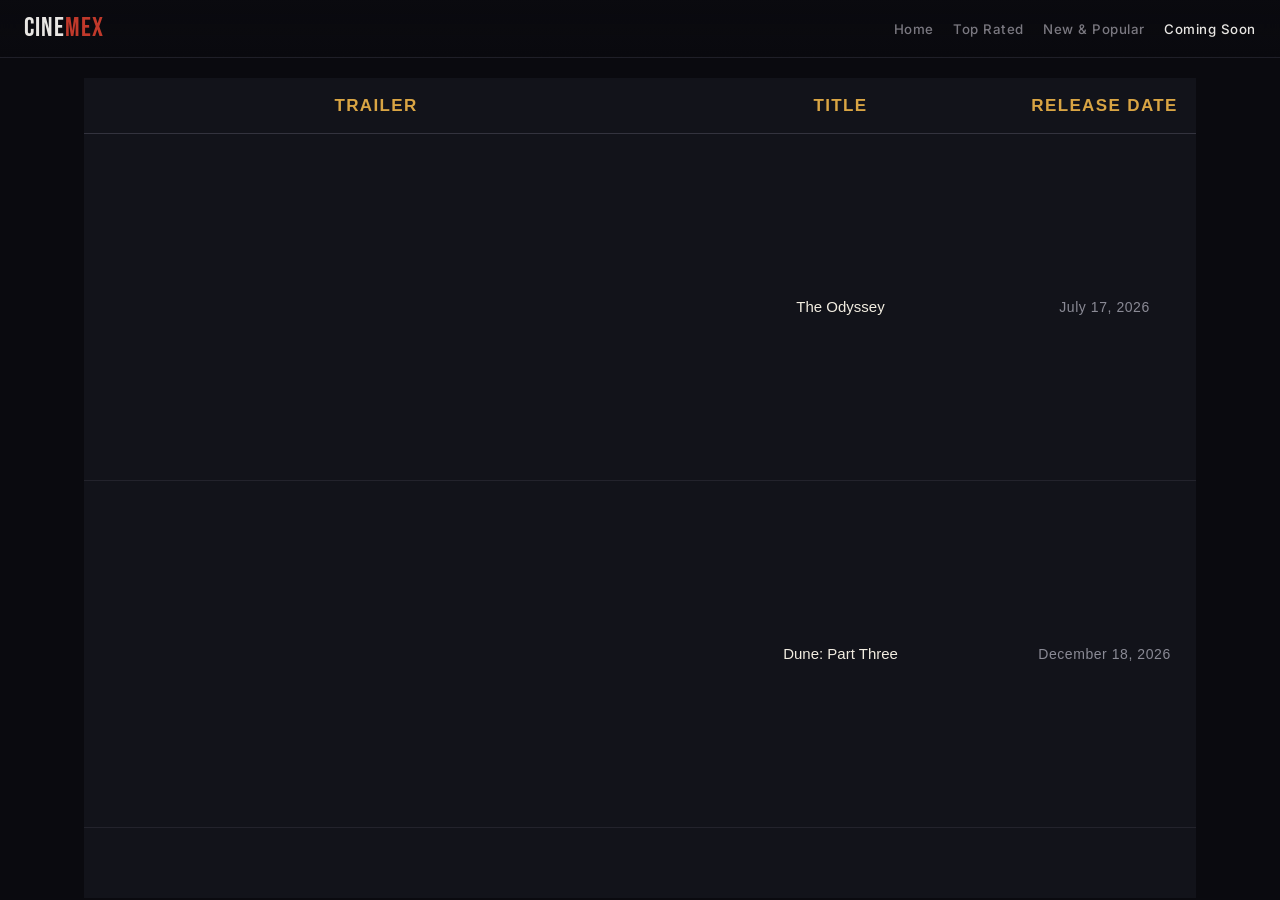
<file: Coming Soon.html>
<!doctype html>
<html lang="en">
  <head>
    <meta charset="UTF-8" />
    <meta name="viewport" content="width=device-width, initial-scale=1.0" />
    <title>CineMax – Movie Reviews</title>
    <link rel="stylesheet" href="styles.css" />
    <link
      href="https://fonts.googleapis.com/css2?family=Bebas+Neue&family=Inter:wght@300;400;500;600&family=Playfair+Display:ital,wght@1,700&display=swap"
      rel="stylesheet"
    />
  </head>
  <body>
    <!-- NAV -->
    <nav class="navbar">
      <a href="#" class="logo">Cine<span>Mex</span></a>

      <ul class="nav-links">
        <li><a href="Index.html">Home</a></li>
        <li><a href="Top rated.html">Top Rated</a></li>
        <li><a href="New and Popular.html">New &amp; Popular</a></li>
        <li><a href="Coming Soon.html" class="active">Coming Soon</a></li>
      </ul>
      <button class="hamburger" id="hamburgerBtn" aria-label="Menu">
        <span></span>
        <span></span>
        <span></span>
      </button>
    </nav>
    <div class="table-wrapper">
      <table>
        <thead>
          <tr>
            <td>Trailer</td>
            <td>Title</td>
            <td>Release Date</td>
          </tr>
        </thead>
        <tbody>
          <tr>
            <td>
              <iframe
                src="https://www.youtube.com/embed/Mzw2ttJD2qQ?si=s-9aw3MeA5Dwf59_"
                title="YouTube video player"
                frameborder="0"
                allow="
                  accelerometer;
                  autoplay;
                  clipboard-write;
                  encrypted-media;
                  gyroscope;
                  picture-in-picture;
                  web-share;
                "
                referrerpolicy="strict-origin-when-cross-origin"
                allowfullscreen
              ></iframe>
            </td>
            <td>The Odyssey</td>
            <td>July 17, 2026</td>
          </tr>
          <tr>
            <td>
              <iframe
                src="https://www.youtube.com/embed/3_9vCamtuPY?si=xVeCekExQeB4wP-o"
                title="YouTube video player"
                frameborder="0"
                allow="
                  accelerometer;
                  autoplay;
                  clipboard-write;
                  encrypted-media;
                  gyroscope;
                  picture-in-picture;
                  web-share;
                "
                referrerpolicy="strict-origin-when-cross-origin"
                allowfullscreen
              ></iframe>
            </td>
            <td>Dune: Part Three</td>
            <td>December 18, 2026</td>
          </tr>
          <tr>
            <td>
              <iframe
                src="https://www.youtube.com/embed/TnHby2cxJzs?si=m_58jBWgFk5p_UnG"
                title="YouTube video player"
                frameborder="0"
                allow="
                  accelerometer;
                  autoplay;
                  clipboard-write;
                  encrypted-media;
                  gyroscope;
                  picture-in-picture;
                  web-share;
                "
                referrerpolicy="strict-origin-when-cross-origin"
                allowfullscreen
              ></iframe>
            </td>
            <td>Evil Dead Burn</td>
            <td>July 10, 2026</td>
          </tr>
          <tr>
            <td>
              <iframe
                src="https://www.youtube.com/embed/4L72C7tViKE?si=-03lKTpJrDfFYHJx"
                title="YouTube video player"
                frameborder="0"
                allow="
                  accelerometer;
                  autoplay;
                  clipboard-write;
                  encrypted-media;
                  gyroscope;
                  picture-in-picture;
                  web-share;
                "
                referrerpolicy="strict-origin-when-cross-origin"
                allowfullscreen
              ></iframe>
            </td>
            <td>Ice Cream Man</td>
            <td>August 7, 2026</td>
          </tr>
          <tr>
            <td>
              <iframe
                src="https://www.youtube.com/embed/EEz5xbzYPKI?si=96nnhN6IX1OS_pZg"
                title="YouTube video player"
                frameborder="0"
                allow="
                  accelerometer;
                  autoplay;
                  clipboard-write;
                  encrypted-media;
                  gyroscope;
                  picture-in-picture;
                  web-share;
                "
                referrerpolicy="strict-origin-when-cross-origin"
                allowfullscreen
              ></iframe>
            </td>
            <td>Moana</td>
            <td>July 10, 2026</td>
          </tr>
          <tr>
            <td>
              <iframe
                src="https://www.youtube.com/embed/Swiz1XyfhcI?si=F5RcLYILG-o42QOg"
                title="YouTube video player"
                frameborder="0"
                allow="
                  accelerometer;
                  autoplay;
                  clipboard-write;
                  encrypted-media;
                  gyroscope;
                  picture-in-picture;
                  web-share;
                "
                referrerpolicy="strict-origin-when-cross-origin"
                allowfullscreen
              ></iframe>
            </td>
            <td>Shrek 5</td>
            <td>Summer 2027</td>
          </tr>
          <tr>
            <td>
              <iframe
                src="https://www.youtube.com/embed/8TZMtslA3UY?si=OWikFn2DzqxaE8tk"
                title="YouTube video player"
                frameborder="0"
                allow="
                  accelerometer;
                  autoplay;
                  clipboard-write;
                  encrypted-media;
                  gyroscope;
                  picture-in-picture;
                  web-share;
                "
                referrerpolicy="strict-origin-when-cross-origin"
                allowfullscreen
              ></iframe>
            </td>
            <td>Spider-Man: Brand New Day</td>
            <td>July 31, 2026</td>
          </tr>
          <tr>
            <td>
              <iframe
                src="https://www.youtube.com/embed/Rsztt5qDj_A?si=I3eu7g93sb_DoYVC"
                title="YouTube video player"
                frameborder="0"
                allow="
                  accelerometer;
                  autoplay;
                  clipboard-write;
                  encrypted-media;
                  gyroscope;
                  picture-in-picture;
                  web-share;
                "
                referrerpolicy="strict-origin-when-cross-origin"
                allowfullscreen
              ></iframe>
            </td>
            <td>Fall 2: Deadpoint</td>
            <td>September 2, 2026</td>
          </tr>
          <tr>
            <td>
              <iframe
                src="https://www.youtube.com/embed/fS35YSjopjE?si=uco2UoGMS2I1MIQ7"
                title="YouTube video player"
                frameborder="0"
                allow="
                  accelerometer;
                  autoplay;
                  clipboard-write;
                  encrypted-media;
                  gyroscope;
                  picture-in-picture;
                  web-share;
                "
                referrerpolicy="strict-origin-when-cross-origin"
                allowfullscreen
              ></iframe>
            </td>
            <td>The Hunger Games: Sunrise on the Reaping</td>
            <td>November 20, 2026</td>
          </tr>
          <tr>
            <td>
              <iframe
                src="https://www.youtube.com/embed/3oB9AxspVow?si=0YPxU3bphiOL0T1X"
                title="YouTube video player"
                frameborder="0"
                allow="
                  accelerometer;
                  autoplay;
                  clipboard-write;
                  encrypted-media;
                  gyroscope;
                  picture-in-picture;
                  web-share;
                "
                referrerpolicy="strict-origin-when-cross-origin"
                allowfullscreen
              ></iframe>
            </td>
            <td>The End of Oak Street</td>
            <td>August 14, 2026</td>
          </tr>
        </tbody>
      </table>
    </div>
    <script src="script.js" defer></script>
  </body>
</html>
</file>
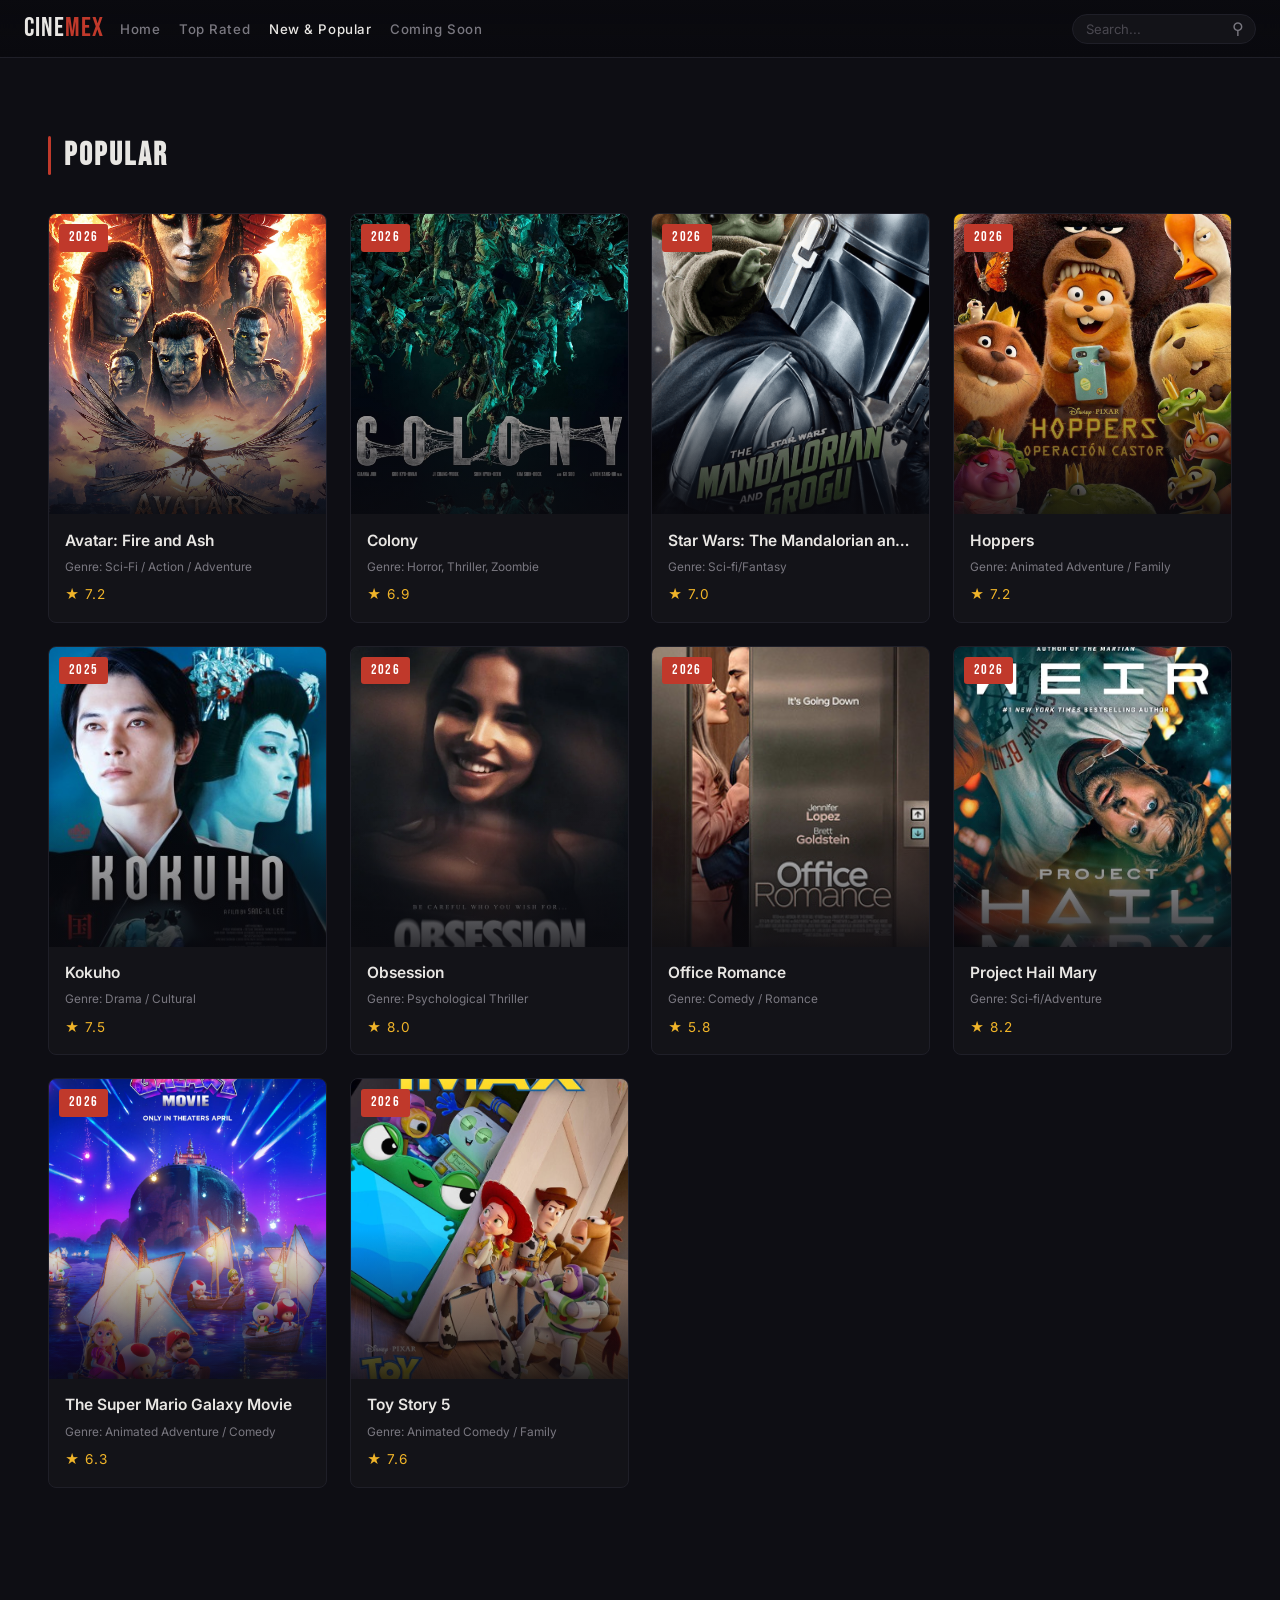
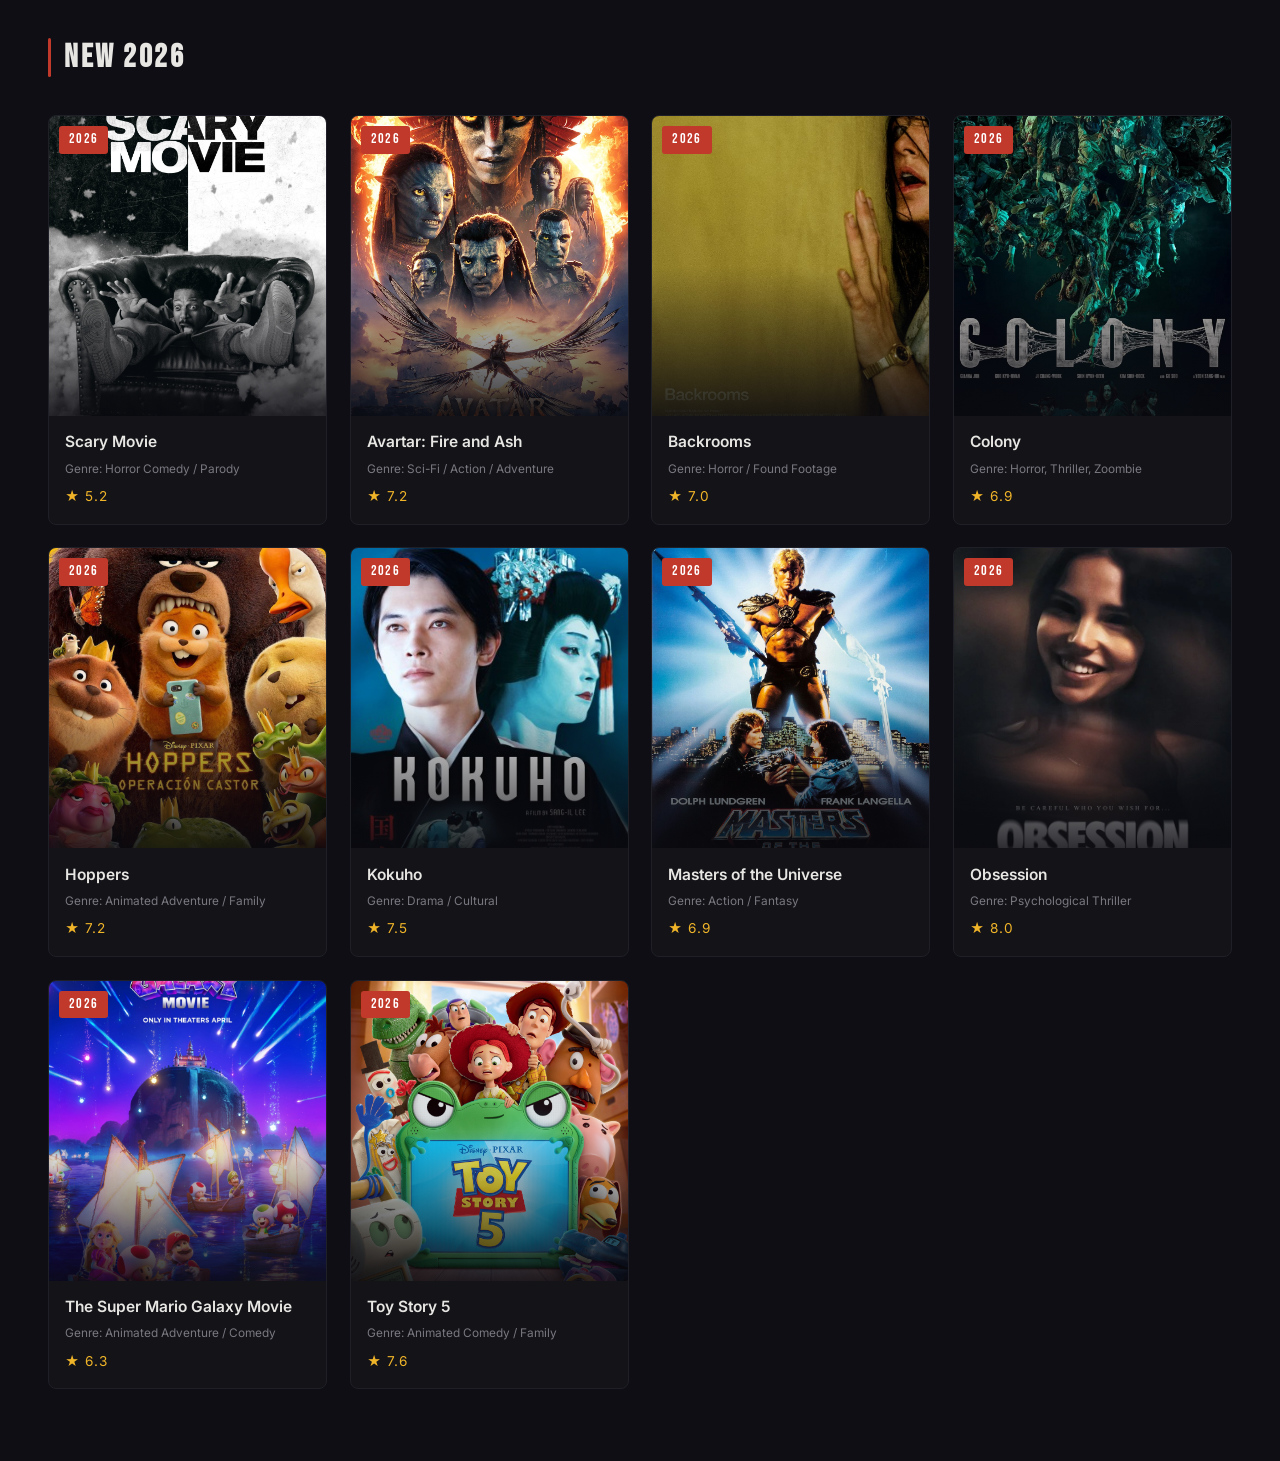
<file: New and Popular.html>
<!doctype html>
<html lang="en">
  <head>
    <meta charset="UTF-8" />
    <meta name="viewport" content="width=device-width, initial-scale=1.0" />
    <title>CineMax – Movie Reviews</title>
    <link rel="stylesheet" href="styles.css" />
    <link
      href="https://fonts.googleapis.com/css2?family=Bebas+Neue&family=Inter:wght@300;400;500;600&family=Playfair+Display:ital,wght@1,700&display=swap"
      rel="stylesheet"
    />
  </head>
  <body>
    <nav class="navbar">
      <a href="#" class="logo">Cine<span>Mex</span></a>

      <ul class="nav-links">
        <li><a href="Index.html">Home</a></li>
        <li><a href="Top rated.html">Top Rated</a></li>
        <li>
          <a href="New and Popular.html" class="active">New &amp; Popular</a>
        </li>
        <li><a href="Coming Soon.html">Coming Soon</a></li>
      </ul>
      <div class="nav-search">
        <input type="text" id="searchInput" placeholder="Search..." />
        <button>&#9906;</button>
      </div>
      <button class="hamburger" id="hamburgerBtn" aria-label="Menu">
        <span></span>
        <span></span>
        <span></span>
      </button>
    </nav>
    <p id="noResultsMsg" class="no-results">
      No movies found. Try a different title.
    </p>

    <section class="section" id="popular">
      <h2 class="section-title">Popular</h2>
      <div class="card-grid">
        <div class="movie-card">
          <div
            class="card-poster"
            style="
              background-image: url(&quot;assets/imagepopular/Avatar-\ Fire\ and\ Ash\ copy.jpg&quot;);
            "
          >
            <span class="card-tag">2026</span>
          </div>
          <div class="card-body">
            <h3>Avatar: Fire and Ash</h3>
            <p class="card-meta">Genre: Sci-Fi / Action / Adventure</p>
            <div class="stars">★ 7.2</div>
          </div>
        </div>

        <div class="movie-card">
          <div
            class="card-poster"
            style="
              background-image: url(&quot;assets/imagepopular/colony.jpg&quot;);
            "
          >
            <span class="card-tag">2026</span>
          </div>
          <div class="card-body">
            <h3>Colony</h3>
            <p class="card-meta">Genre: Horror, Thriller, Zoombie</p>
            <div class="stars">★ 6.9</div>
          </div>
        </div>

        <div class="movie-card">
          <div
            class="card-poster"
            style="
              background-image: url(&quot;assets/imagepopular/Star\ Wars-\ The\ Mandalorian\ and\ Grogu.webp&quot;);
            "
          >
            <span class="card-tag">2026</span>
          </div>
          <div class="card-body">
            <h3>Star Wars: The Mandalorian and Grogu</h3>
            <p class="card-meta">Genre: Sci-fi/Fantasy</p>
            <div class="stars">★ 7.0</div>
          </div>
        </div>

        <div class="movie-card">
          <div
            class="card-poster"
            style="
              background-image: url(&quot;assets/imagepopular/Hoppers\ \ \ copy.jpg&quot;);
            "
          >
            <span class="card-tag">2026</span>
          </div>
          <div class="card-body">
            <h3>Hoppers</h3>
            <p class="card-meta">Genre: Animated Adventure / Family</p>
            <div class="stars">★ 7.2</div>
          </div>
        </div>

        <div class="movie-card">
          <div
            class="card-poster"
            style="
              background-image: url(&quot;assets/imagepopular/Kokuho\ copy.jpg&quot;);
            "
          >
            <span class="card-tag">2025</span>
          </div>
          <div class="card-body">
            <h3>Kokuho</h3>
            <p class="card-meta">Genre: Drama / Cultural</p>
            <div class="stars">★ 7.5</div>
          </div>
        </div>

        <div class="movie-card">
          <div
            class="card-poster"
            style="
              background-image: url(&quot;assets/imagepopular/Obsession.webp&quot;);
            "
          >
            <span class="card-tag">2026</span>
          </div>
          <div class="card-body">
            <h3>Obsession</h3>
            <p class="card-meta">Genre: Psychological Thriller</p>
            <div class="stars">★ 8.0</div>
          </div>
        </div>

        <div class="movie-card">
          <div
            class="card-poster"
            style="
              background-image: url(&quot;assets/imagepopular/Office\ Romance.jpg&quot;);
            "
          >
            <span class="card-tag">2026</span>
          </div>
          <div class="card-body">
            <h3>Office Romance</h3>
            <p class="card-meta">Genre: Comedy / Romance</p>
            <div class="stars">★ 5.8</div>
          </div>
        </div>

        <div class="movie-card">
          <div
            class="card-poster"
            style="
              background-image: url(&quot;assets/imagepopular/Project\ Hail\ Mary.jpg&quot;);
            "
          >
            <span class="card-tag">2026</span>
          </div>
          <div class="card-body">
            <h3>Project Hail Mary</h3>
            <p class="card-meta">Genre: Sci-fi/Adventure</p>
            <div class="stars">★ 8.2</div>
          </div>
        </div>

        <div class="movie-card">
          <div
            class="card-poster"
            style="
              background-image: url(&quot;assets/imagepopular/The\ Super\ Mario\ Galaxy\ Movie\ \ \ copy.jpeg&quot;);
            "
          >
            <span class="card-tag">2026</span>
          </div>
          <div class="card-body">
            <h3>The Super Mario Galaxy Movie</h3>
            <p class="card-meta">Genre: Animated Adventure / Comedy</p>
            <div class="stars">★ 6.3</div>
          </div>
        </div>

        <div class="movie-card">
          <div
            class="card-poster"
            style="
              background-image: url(&quot;assets/imagepopular/Toy\ Story\ 5\ \ .jpg&quot;);
            "
          >
            <span class="card-tag">2026</span>
          </div>
          <div class="card-body">
            <h3>Toy Story 5</h3>
            <p class="card-meta">Genre: Animated Comedy / Family</p>
            <div class="stars">★ 7.6</div>
          </div>
        </div>
      </div>
    </section>

    <section class="section" id="new2026">
      <h2 class="section-title">New 2026</h2>
      <div class="card-grid">
        <div class="movie-card">
          <div
            class="card-poster"
            style="
              background-image: url(&quot;assets/image2026/\Scary\ Movie\ \(2026\).jpg&quot;);
            "
          >
            <span class="card-tag">2026</span>
          </div>
          <div class="card-body">
            <h3>Scary Movie</h3>
            <p class="card-meta">Genre: Horror Comedy / Parody</p>
            <div class="stars">★ 5.2</div>
          </div>
        </div>

        <div class="movie-card">
          <div
            class="card-poster"
            style="
              background-image: url(&quot;assets/image2026/Avatar-\ Fire\ and\ Ash.jpg&quot;);
            "
          >
            <span class="card-tag">2026</span>
          </div>
          <div class="card-body">
            <h3>Avartar: Fire and Ash</h3>
            <p class="card-meta">Genre: Sci-Fi / Action / Adventure</p>
            <div class="stars">★ 7.2</div>
          </div>
        </div>

        <div class="movie-card">
          <div
            class="card-poster"
            style="
              background-image: url(&quot;assets/image2026/Backrooms.jpg&quot;);
            "
          >
            <span class="card-tag">2026</span>
          </div>
          <div class="card-body">
            <h3>Backrooms</h3>
            <p class="card-meta">Genre: Horror / Found Footage</p>
            <div class="stars">★ 7.0</div>
          </div>
        </div>

        <div class="movie-card">
          <div
            class="card-poster"
            style="
              background-image: url(&quot;assets/imagepopular/colony.jpg&quot;);
            "
          >
            <span class="card-tag">2026</span>
          </div>
          <div class="card-body">
            <h3>Colony</h3>
            <p class="card-meta">Genre: Horror, Thriller, Zoombie</p>
            <div class="stars">★ 6.9</div>
          </div>
        </div>

        <div class="movie-card">
          <div
            class="card-poster"
            style="
              background-image: url(&quot;assets/image2026/Hoppers\ \ .jpg&quot;);
            "
          >
            <span class="card-tag">2026</span>
          </div>
          <div class="card-body">
            <h3>Hoppers</h3>
            <p class="card-meta">Genre: Animated Adventure / Family</p>
            <div class="stars">★ 7.2</div>
          </div>
        </div>

        <div class="movie-card">
          <div
            class="card-poster"
            style="
              background-image: url(&quot;assets/image2026/Kokuho.jpg&quot;);
            "
          >
            <span class="card-tag">2026</span>
          </div>
          <div class="card-body">
            <h3>Kokuho</h3>
            <p class="card-meta">Genre: Drama / Cultural</p>
            <div class="stars">★ 7.5</div>
          </div>
        </div>

        <div class="movie-card">
          <div
            class="card-poster"
            style="
              background-image: url(&quot;assets/image2026/Masters\ of\ the\ Universe.jpg&quot;);
            "
          >
            <span class="card-tag">2026</span>
          </div>
          <div class="card-body">
            <h3>Masters of the Universe</h3>
            <p class="card-meta">Genre: Action / Fantasy</p>
            <div class="stars">★ 6.9</div>
          </div>
        </div>

        <div class="movie-card">
          <div
            class="card-poster"
            style="
              background-image: url(&quot;assets/image2026/Obsession\ \ .webp&quot;);
            "
          >
            <span class="card-tag">2026</span>
          </div>
          <div class="card-body">
            <h3>Obsession</h3>
            <p class="card-meta">Genre: Psychological Thriller</p>
            <div class="stars">★ 8.0</div>
          </div>
        </div>

        <div class="movie-card">
          <div
            class="card-poster"
            style="
              background-image: url(&quot;assets/image2026/The\ Super\ Mario\ Galaxy\ Movie\ \ .jpeg&quot;);
            "
          >
            <span class="card-tag">2026</span>
          </div>
          <div class="card-body">
            <h3>The Super Mario Galaxy Movie</h3>
            <p class="card-meta">Genre: Animated Adventure / Comedy</p>
            <div class="stars">★ 6.3</div>
          </div>
        </div>

        <div class="movie-card">
          <div
            class="card-poster"
            style="
              background-image: url(&quot;assets/image2026/Toy\ Story\ 5.jpg&quot;);
            "
          >
            <span class="card-tag">2026</span>
          </div>
          <div class="card-body">
            <h3>Toy Story 5</h3>
            <p class="card-meta">Genre: Animated Comedy / Family</p>
            <div class="stars">★ 7.6</div>
          </div>
        </div>
      </div>
    </section>
    <script src="script.js" defer></script>
  </body>
</html>
</file>
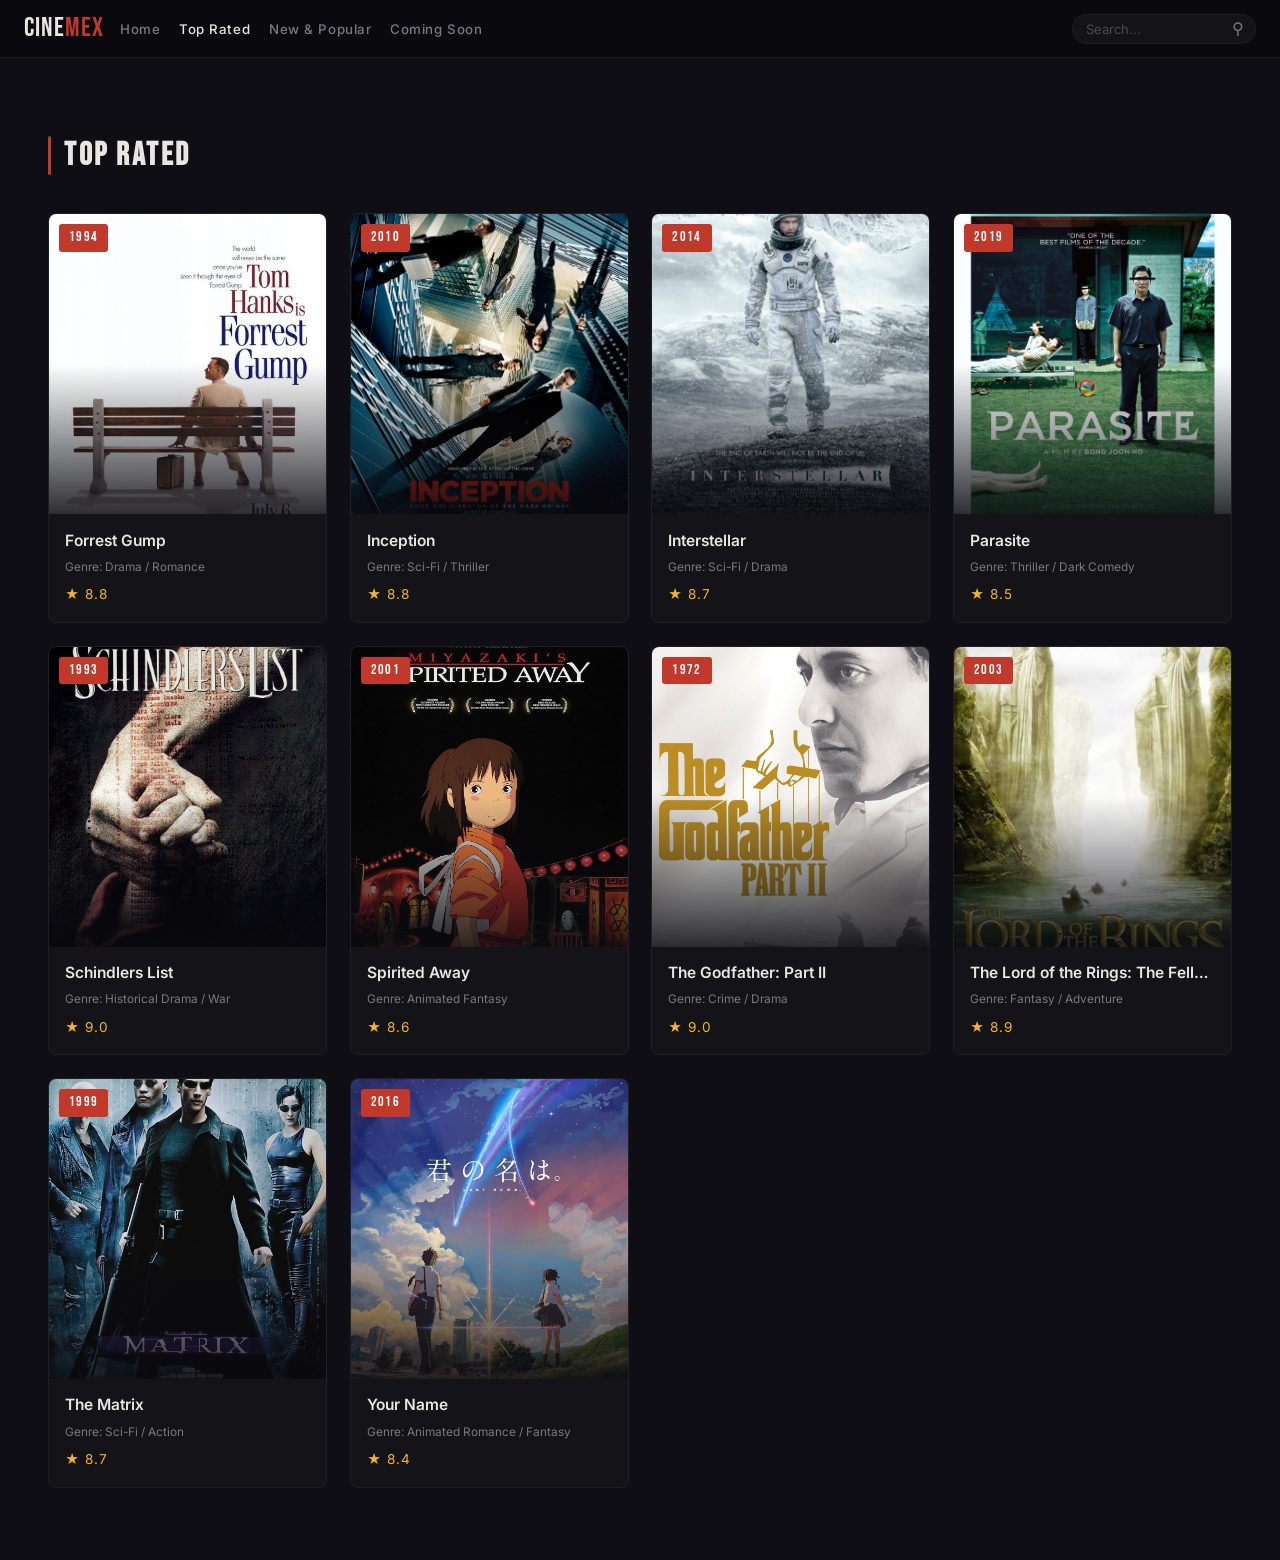
<file: Top rated.html>
<!doctype html>
<html lang="en">
  <head>
    <meta charset="UTF-8" />
    <meta name="viewport" content="width=device-width, initial-scale=1.0" />
    <title>CineMax – Movie Reviews</title>
    <link rel="stylesheet" href="styles.css" />
    <link
      href="https://fonts.googleapis.com/css2?family=Bebas+Neue&family=Inter:wght@300;400;500;600&family=Playfair+Display:ital,wght@1,700&display=swap"
      rel="stylesheet"
    />
  </head>
  <body>
    <nav class="navbar">
      <a href="#" class="logo">Cine<span>Mex</span></a>

      <ul class="nav-links">
        <li><a href="Index.html">Home</a></li>
        <li><a href="Top rated.html" class="active">Top Rated</a></li>
        <li><a href="New and Popular.html">New &amp; Popular</a></li>
        <li><a href="Coming Soon.html">Coming Soon</a></li>
      </ul>
      <div class="nav-search">
        <input type="text" id="searchInput" placeholder="Search..." />
        <button>&#9906;</button>
      </div>
      <button class="hamburger" id="hamburgerBtn" aria-label="Menu">
        <span></span>
        <span></span>
        <span></span>
      </button>
      <p id="noResultsMsg" class="no-results">
        No movies found. Try a different title.
      </p>
    </nav>

    <section class="section" id="toprated">
      <h2 class="section-title">Top Rated</h2>
      <div class="card-grid">
        <div class="movie-card">
          <div
            class="card-poster"
            style="
              background-image: url(&quot;assets/imagetoprated/Forrest\ Gump\ \ .jpg&quot;);
            "
          >
            <span class="card-tag">1994</span>
          </div>
          <div class="card-body">
            <h3>Forrest Gump</h3>
            <p class="card-meta">Genre: Drama / Romance</p>
            <div class="stars">★ 8.8</div>
          </div>
        </div>

        <div class="movie-card">
          <div
            class="card-poster"
            style="
              background-image: url(&quot;assets/imagetoprated/Inception.jpg&quot;);
            "
          >
            <span class="card-tag">2010</span>
          </div>
          <div class="card-body">
            <h3>Inception</h3>
            <p class="card-meta">Genre: Sci-Fi / Thriller</p>
            <div class="stars">★ 8.8</div>
          </div>
        </div>

        <div class="movie-card">
          <div
            class="card-poster"
            style="
              background-image: url(&quot;assets/imagetoprated/Interstellar.jpg&quot;);
            "
          >
            <span class="card-tag">2014</span>
          </div>
          <div class="card-body">
            <h3>Interstellar</h3>
            <p class="card-meta">Genre: Sci-Fi / Drama</p>
            <div class="stars">★ 8.7</div>
          </div>
        </div>

        <div class="movie-card">
          <div
            class="card-poster"
            style="
              background-image: url(&quot;assets/imagetoprated/Parasite.jpg&quot;);
            "
          >
            <span class="card-tag">2019</span>
          </div>
          <div class="card-body">
            <h3>Parasite</h3>
            <p class="card-meta">Genre: Thriller / Dark Comedy</p>
            <div class="stars">★ 8.5</div>
          </div>
        </div>

        <div class="movie-card">
          <div
            class="card-poster"
            style="
              background-image: url(&quot;assets/imagetoprated/Schindler's\ List.jpg&quot;);
            "
          >
            <span class="card-tag">1993</span>
          </div>
          <div class="card-body">
            <h3>Schindlers List</h3>
            <p class="card-meta">Genre: Historical Drama / War</p>
            <div class="stars">★ 9.0</div>
          </div>
        </div>

        <div class="movie-card">
          <div
            class="card-poster"
            style="
              background-image: url(&quot;assets/imagetoprated/Spirited\ Away.jpg&quot;);
            "
          >
            <span class="card-tag">2001</span>
          </div>
          <div class="card-body">
            <h3>Spirited Away</h3>
            <p class="card-meta">Genre: Animated Fantasy</p>
            <div class="stars">★ 8.6</div>
          </div>
        </div>

        <div class="movie-card">
          <div
            class="card-poster"
            style="
              background-image: url(&quot;assets/imagetoprated/The\ Godfather-\ Part\ II\ \ .jpg&quot;);
            "
          >
            <span class="card-tag">1972</span>
          </div>
          <div class="card-body">
            <h3>The Godfather: Part II</h3>
            <p class="card-meta">Genre: Crime / Drama</p>
            <div class="stars">★ 9.0</div>
          </div>
        </div>

        <div class="movie-card">
          <div
            class="card-poster"
            style="
              background-image: url(&quot;assets/imagetoprated/The\ Lord\ of\ the\ Rings-\ The\ Fellowship\ of\ the\ Ring.jpg&quot;);
            "
          >
            <span class="card-tag">2003</span>
          </div>
          <div class="card-body">
            <h3>The Lord of the Rings: The Fellowship of the Rings</h3>
            <p class="card-meta">Genre: Fantasy / Adventure</p>
            <div class="stars">★ 8.9</div>
          </div>
        </div>

        <div class="movie-card">
          <div
            class="card-poster"
            style="
              background-image: url(&quot;assets/imagetoprated/The\ Matrix.jpg&quot;);
            "
          >
            <span class="card-tag">1999</span>
          </div>
          <div class="card-body">
            <h3>The Matrix</h3>
            <p class="card-meta">Genre: Sci-Fi / Action</p>
            <div class="stars">★ 8.7</div>
          </div>
        </div>

        <div class="movie-card">
          <div
            class="card-poster"
            style="
              background-image: url(&quot;assets/imagetoprated/Your\ Name\ \(Kimi\ no\ Na\ wa\).webp&quot;);
            "
          >
            <span class="card-tag">2016</span>
          </div>
          <div class="card-body">
            <h3>Your Name</h3>
            <p class="card-meta">Genre: Animated Romance / Fantasy</p>
            <div class="stars">★ 8.4</div>
          </div>
        </div>
      </div>
    </section>
    <script src="script.js" defer></script>
  </body>
</html>
</file>
<file: styles.css>
*,
*::before,
*::after {
  box-sizing: border-box;
  margin: 0;
  padding: 0;
}

:root {
  --bg-deep: #0a0a0f;
  --bg-card: #131318;
  --bg-section: #0e0e14;
  --bg-alt: #111117;
  --red: #c0392b;
  --red-light: #e74c3c;
  --red-muted: #7b1e1e;
  --gold: #f0b429;
  --text-main: #e8e6e3;
  --text-muted: #7a7880;
  --text-dim: #4a4850;
  --border: #1f1f28;
  --radius: 8px;
  --font-display: "Bebas Neue", sans-serif;
  --font-body: "Inter", sans-serif;
}

html {
  scroll-behavior: smooth;
}

body {
  background-color: var(--bg-deep);
  color: var(--text-main);
  font-family: var(--font-body);
  font-size: 15px;
  line-height: 1.6;
  overflow-x: hidden;
  padding-top: 58px;
}

a {
  text-decoration: none;
  color: inherit;
}
ul {
  list-style: none;
}
img {
  display: block;
  max-width: 100%;
}

/* ---------- SCROLLBAR ---------- */
::-webkit-scrollbar {
  width: 6px;
}
::-webkit-scrollbar-track {
  background: var(--bg-deep);
}
::-webkit-scrollbar-thumb {
  background: var(--red-muted);
  border-radius: 3px;
}

/* ---------- NAVBAR ---------- */
.navbar {
  position: fixed;
  top: 0;
  left: 0;
  right: 0;
  z-index: 100;
  display: flex;
  align-items: center;
  justify-content: space-between;
  gap: 1rem;
  padding: 0 1.5rem;
  height: 58px;
  background: linear-gradient(
    to bottom,
    rgba(10, 10, 15, 0.98) 0%,
    rgba(10, 10, 15, 0.8) 100%
  );
  border-bottom: 1px solid var(--border);
  backdrop-filter: blur(10px);
}

.logo {
  font-family: var(--font-display);
  font-size: 1.7rem;
  letter-spacing: 1px;
  color: var(--text-main);
  white-space: nowrap;
}

.logo span {
  color: var(--red);
}

.nav-links {
  display: flex;
  align-items: center;
  gap: 1.2rem;
}

.nav-categories {
  cursor: pointer;
}

.nav-categories,
.nav-links a {
  font-size: 0.83rem;
  font-weight: 500;
  letter-spacing: 0.04em;
  color: var(--text-muted);
  transition: color 0.2s;
}

.nav-categories:hover,
.nav-links a:hover,
.nav-links a.active {
  color: var(--text-main);
}

.left-nav {
  margin-left: auto;
  display: flex;
  align-items: center;
  gap: 0.8rem;
}

.nav-search {
  margin-left: auto;
  display: flex;
  align-items: center;
  gap: 0;
  background: var(--bg-card);
  border: 1px solid var(--border);
  border-radius: 20px;
  overflow: hidden;
  padding: 0 0.3rem 0 0.8rem;
}

.nav-search input {
  background: transparent;
  border: none;
  outline: none;
  color: var(--text-main);
  font-size: 0.82rem;
  width: 140px;
  padding: 6px 0;
  font-family: var(--font-body);
}

.nav-search input::placeholder {
  color: var(--text-dim);
}
.no-results {
  display: none;
  position: fixed;
  top: 50%;
  left: 50%;
  transform: translate(-50%, -50%);
  text-align: center;
  padding: 2rem 3rem;
  font-family: var(--font-body);
  font-size: 0.95rem;
  letter-spacing: 0.02em;
  color: var(--text-muted);
  background: var(--bg-section);
  border: 1px solid var(--border);
  border-radius: var(--radius);
  z-index: 50;
  width: max-content;
  margin: 0 auto;
  max-width: 90vw;
}
.nav-search button {
  background: none;
  border: none;
  color: var(--text-muted);
  cursor: pointer;
  font-size: 1rem;
  padding: 4px 6px;
  transition: color 0.2s;
}

.nav-search button:hover {
  color: var(--red-light);
}
/* ---------- Hambuger Menu-------*/
.hamburger {
  display: none;
  flex-direction: column;
  justify-content: space-between;
  width: 26px;
  height: 20px;
  background: transparent;
  border: none;
  cursor: pointer;
  z-index: 10;
}

.hamburger span {
  display: block;
  height: 2px;
  width: 100%;
  background: #fff;
  border-radius: 2px;
  transition:
    transform 0.2s ease,
    opacity 0.2s ease;
}

/* ---------- HERO ---------- */
.hero {
  position: relative;
  height: 90vh;
  min-height: 580px;
  display: flex;
  align-items: flex-end;
  padding: 0 3rem 5rem;
  overflow: hidden;
}

.hero-bg {
  position: absolute;
  inset: 0;
  background-size: cover;
  background-position: center top;
  background-repeat: no-repeat;
  transform: scale(1.04);
  transition: transform 8s ease;
}

.hero:hover .hero-bg {
  transform: scale(1);
}

.hero-badge {
  position: absolute;
  top: 5rem;
  left: 3rem;
  background: var(--red);
  color: #fff;
  font-family: var(--font-display);
  font-size: 1rem;
  letter-spacing: 0.12em;
  padding: 4px 14px;
  border-radius: 4px;
  z-index: 2;
}

#heroBg {
  transition: opacity 0.8s ease-in-out;
}

#heroBg.fade-out {
  opacity: 0;
}

/* ---------- SECTIONS ---------- */
.section {
  padding: 4.5rem 3rem;
  background: var(--bg-section);
}

.section-alt {
  background: var(--bg-alt);
}

.section-title {
  font-family: var(--font-display);
  font-size: 2rem;
  letter-spacing: 0.08em;
  color: var(--text-main);
  margin-bottom: 2rem;
  position: relative;
  padding-left: 1rem;
}

.section-title::before {
  content: "";
  position: absolute;
  left: 0;
  top: 0.2em;
  bottom: 0.2em;
  width: 3px;
  background: var(--red);
  border-radius: 2px;
}

/* ---------- CARD GRID ---------- */
.card-grid {
  display: grid;
  grid-template-columns: repeat(auto-fill, minmax(220px, 1fr));
  gap: 1.4rem;
}

.movie-card {
  background: var(--bg-card);
  border: 1px solid var(--border);
  border-radius: var(--radius);
  overflow: hidden;
  transition:
    transform 0.22s,
    border-color 0.22s,
    box-shadow 0.22s;
  cursor: pointer;
}

.movie-card:hover {
  transform: translateY(-5px);
  border-color: var(--red-muted);
  box-shadow: 0 12px 30px rgba(0, 0, 0, 0.6);
}

.card-poster {
  position: relative;
  height: 300px;
  background-size: cover;
  background-position: center;
}

.card-poster::after {
  content: "";
  position: absolute;
  inset: 0;
  background: linear-gradient(
    to top,
    rgba(10, 10, 15, 0.85) 0%,
    transparent 50%
  );
}

.card-rank,
.card-tag {
  position: absolute;
  top: 10px;
  left: 10px;
  z-index: 1;
  font-family: var(--font-display);
  font-size: 0.85rem;
  letter-spacing: 0.1em;
  padding: 3px 10px;
  border-radius: 3px;
  background: var(--red);
  color: #fff;
}

.card-body {
  padding: 0.9rem 1rem 1rem;
}

.card-body h3 {
  font-size: 0.97rem;
  font-weight: 600;
  color: var(--text-main);
  margin-bottom: 0.35rem;
  white-space: nowrap;
  overflow: hidden;
  text-overflow: ellipsis;
}

.card-meta {
  font-size: 0.74rem;
  color: var(--text-muted);
  margin-bottom: 0.55rem;
  line-height: 1.4;
}
.stars {
  font-size: 0.85rem;
  color: var(--gold);
  letter-spacing: 1px;
}

/* ---------- CATEGORIES ---------- */

#categories {
  display: none;
}

.category-grid {
  display: grid;
  grid-template-columns: repeat(2, 1fr);
  gap: 1rem;
  max-width: 480px;
}

.category-btn {
  display: block;
  background: var(--bg-card);
  border: 1px solid var(--red-muted);
  color: var(--text-main);
  padding: 14px 20px;
  border-radius: var(--radius);
  font-size: 0.92rem;
  font-weight: 500;
  text-align: center;
  letter-spacing: 0.04em;
  transition:
    background 0.2s,
    border-color 0.2s,
    color 0.2s;
}

.category-btn:hover {
  background: var(--red);
  border-color: var(--red);
  color: #fff;
}

#categories.open {
  display: block;
  .category-grid {
    z-index: 101;
    background-color: rgba(10, 10, 15, 0.95);
    padding: 18px;
    width: 350px;
    position: fixed;
    top: 58px;
    right: 80px;
  }
  .category-btn {
    position: relative;
  }
}

@import url("https://fonts.googleapis.com/css2?family=Oswald:wght@500;600&family=Work+Sans:wght@400;500&display=swap");

.table-wrapper {
  width: 1112px;
  height: calc(100vh - 80px);
  margin: 0 auto;
  background-color: #12131a;
  font-family: "Work Sans", sans-serif;
  overflow-y: auto;
  margin-top: 20px;
}

table {
  width: 100%;
  border-collapse: collapse;
  text-align: center;
}

thead {
  background-color: #12131a;
}

thead td {
  position: sticky;
  top: 0;
  z-index: 1;
  background-color: #12131a;
  font-family: "Oswald", sans-serif;
  letter-spacing: 0.08em;
  font-weight: 600;
  font-size: 17px;
  color: #d9a544;
  text-transform: uppercase;
  padding: 14px;
  border-bottom: 1px solid #33333e;
}

tbody td {
  padding: 16px;
  color: #f1ece0;
  font-weight: 500;
  border-bottom: 1px solid #23232c;
  vertical-align: middle;
}

td iframe {
  width: 560px;
  height: 315px;
}

tbody tr:last-child td {
  border-bottom: none;
}

tbody tr:hover td {
  background-color: #191a23;
}

tbody td:first-child {
  padding: 12px;
  width: 200px;
}

tbody td:last-child {
  color: #8a8a95;
  font-size: 14px;
  font-weight: 400;
  letter-spacing: 0.04em;
}

.footer-btn {
  margin-top: 1.5rem;
  display: flex;
  align-items: center;
  gap: 1.5rem;
}

.btn-primary {
  background-color: var(--red);
  transform: 0.15s;
}

.btn-primary:hover {
  background: var(--red-light);
  transform: translateY(-1px);
}

.btn-primary,
.btn-secondary {
  color: var(--text-main);
  border: 1px solid rgba(255, 255, 255, 0.18);
  padding: 14px;
  border-radius: 4px;
  font-size: 18px;
  transition: background 0.2s;
}

.btn-secondary {
  background-color: rgba(255, 255, 255, 0.1);
}

.btn-secondary:hover {
  background: rgba(255, 255, 255, 0.18);
}

.form-container {
  display: flex;
  flex-direction: column;
  align-items: center;
  justify-content: center;
  background-color: var(--bg-section);
  border-top: 1px solid var(--border);
}

.actual-form {
  display: flex;
  flex-direction: column;
  align-items: center;
  justify-content: center;
}

.info-input {
  display: flex;
  flex-direction: row;
  align-items: center;
  justify-content: center;
  gap: 10px;
  padding: 10px;
}

.info-input legend,
.genre-list legend,
.submit-review legend {
  padding: 4px;
  border-radius: 6px;
  font-size: 17px;
  background-color: var(--red);
}

.info-input label,
.form-control {
  display: inline-block;
  vertical-align: middle;
  font-size: 20px;
  color: var(--text-main);
  padding: 10px;
}

.form-control {
  border-radius: 6px;
  background: rgba(255, 255, 255, 0.1);
}

.info-input,
.genre-list,
.submit-review {
  border: 1px solid var(--red-muted);
  margin-top: 2rem;
  border-radius: 12px;
}

.genre-list {
  display: flex;
  flex-direction: column;
  flex-wrap: wrap;
  padding: 12px;
  max-height: 216px;
}

.submit-review {
  padding: 16px;
  margin-bottom: 2rem;
}

.review {
  display: flex;
  flex-direction: column;
}

.review label {
  font-size: 18px;
  margin-bottom: 12px;
}

.review textarea {
  height: 300px;
}

.rate-submit {
  font-size: 18px;
  margin-top: 1rem;
}

.rate-submit .form-control {
  font-size: 18px;
  padding: 6px;
}

.submit-btn button {
  width: 78px;
  margin-bottom: 1.5rem;
  font-size: 17px;
  padding: 12px;
  border-radius: 6px;
}

.submit-btn:hover {
  cursor: pointer;
  transform: translateY(3px);
}

.footer {
  background: var(--bg-deep);
  border-top: 1px solid var(--border);
  padding: 2.5rem 3rem;
  display: flex;
  flex-direction: column;
  align-items: center;
  gap: 0.5rem;
  text-align: center;
}

.footer .logo {
  font-size: 1.4rem;
  margin-bottom: 0.2rem;
}

.footer p:last-child {
  font-size: 0.78rem;
  color: var(--text-dim);
}

/* ---------- RESPONSIVE ---------- */

@media screen and (max-width: 1024px){

  /*Slider*/
  .hero{
    width: 100vw;
    height: 15vh;
    min-height: 580px;
    background-color: var(--bg-section);
  }

  .hero-bg{
    background-size: contain;
    background-position: center top;
  }

  /*Home, Top Rated, New and Popular*/

  .section{
    padding: 20px 60px;
  }

  /*Coming Soon*/
  .table-wrapper{
    width: 850px;
  }

  thead td{
    font-size: 14px;
    padding: 10px;
  }

  td iframe{
    width: 480px;
  }

  tbody td:nth-child(2){
    font-size: 16px;
    padding: 0 6px;
  }

  tbody td:last-child{
    font-size: 14px;
    padding: 0 6px;
  }

  /*Form*/
  .footer-btn{
    margin-top: 1.5rem;
  }
  form{
    width: 880px;
    padding: 40px 60px; 
  }
}

@media screen and (max-width: 600px) {
  /*Slider*/

  .hero {
    width: 100vw;
    height: 10vh;
    min-height: 350px;
    background-color: var(--bg-section);
  }

  .hero-bg {
    background-size: contain;
    background-position: center top;
  }

  .hero-badge {
    top: 1rem;
    left: 1.6rem;
    padding: 2px 7px;
  }

  /*Hamburger Menu*/
  .hamburger {
    display: flex;
  }

  .navbar {
    padding: 0.7rem 1rem;
    gap: 0.6rem;
  }

  .left-nav {
    margin-left: auto;
    gap: 0.6rem;
    justify-content: flex-end;
    flex: 1;
    min-width: 0;
  }

  .nav-search {
    flex: 1;
    min-width: 0;
    max-width: 180px;
    padding: 0 0.3rem 0 0.7rem;
  }

  .nav-links {
    position: fixed;
    top: 58px;
    right: 0;
    height: calc(100vh - 58px);
    width: min(85vw, 280px);
    z-index: 3;
    display: none;
    flex-direction: column;
    align-items: flex-start;
    gap: 1.2rem;
    padding: 1.5rem 1.25rem;
    background: rgba(20, 20, 20, 0.98);
    backdrop-filter: blur(10px);
    transform: translateX(100%);
    transition: transform 0.3s ease;
  }

  .nav-links.open {
    display: flex;
    transform: translateX(0);
  }

  /*Categories Btn*/

  #categories.open {
    .category-grid {
      width: 250px;
      left: 15px;
    }
    .category-btn {
      width: 100px;
      font-size: 0.88rem;
      padding: 7px 10px;
    }
  }

  /* Home, Top Rated, New & Popular*/

  .section {
    padding: 20px 30px;
  }

  .section-title {
    margin-bottom: 20px;
  }

  .card-grid {
    grid-template-columns: repeat(2, 1fr);
    gap: 2rem;
  }

  /*Coming Soon Responsive*/
  .table-wrapper {
    width: 550px;
    display: block;
    height: calc((100vh-80px));
  }

  thead {
    display: none;
  }

  tbody td {
    display: block;
    align-items: center;
    text-align: left;
    border: none;
  }

  td iframe {
    width: 518px;
  }

  tbody td:nth-child(2) {
    font-size: 20px;
    padding: 0 16px;
  }

  tbody td:last-child {
    font-size: 16px;
    border-bottom: 2px solid #23232c;
    padding: 16px;
  }

  /*Form*/

  form {
    width: 580px;
    padding: 20px 30px;
  }

  .form-control {
    width: 40%;
  }

  .genre-list {
    max-height: 144px;
    justify-content: space-between;
  }

  .review textarea {
    width: 100%;
  }

  .rate-submit .form-control {
    width: 50px;
  }
}

@media (prefers-reduced-motion: reduce) {
  .hero-bg,
  .movie-card,
  .btn-primary,
  .category-btn {
    transition: none;
  }
}
</file>
